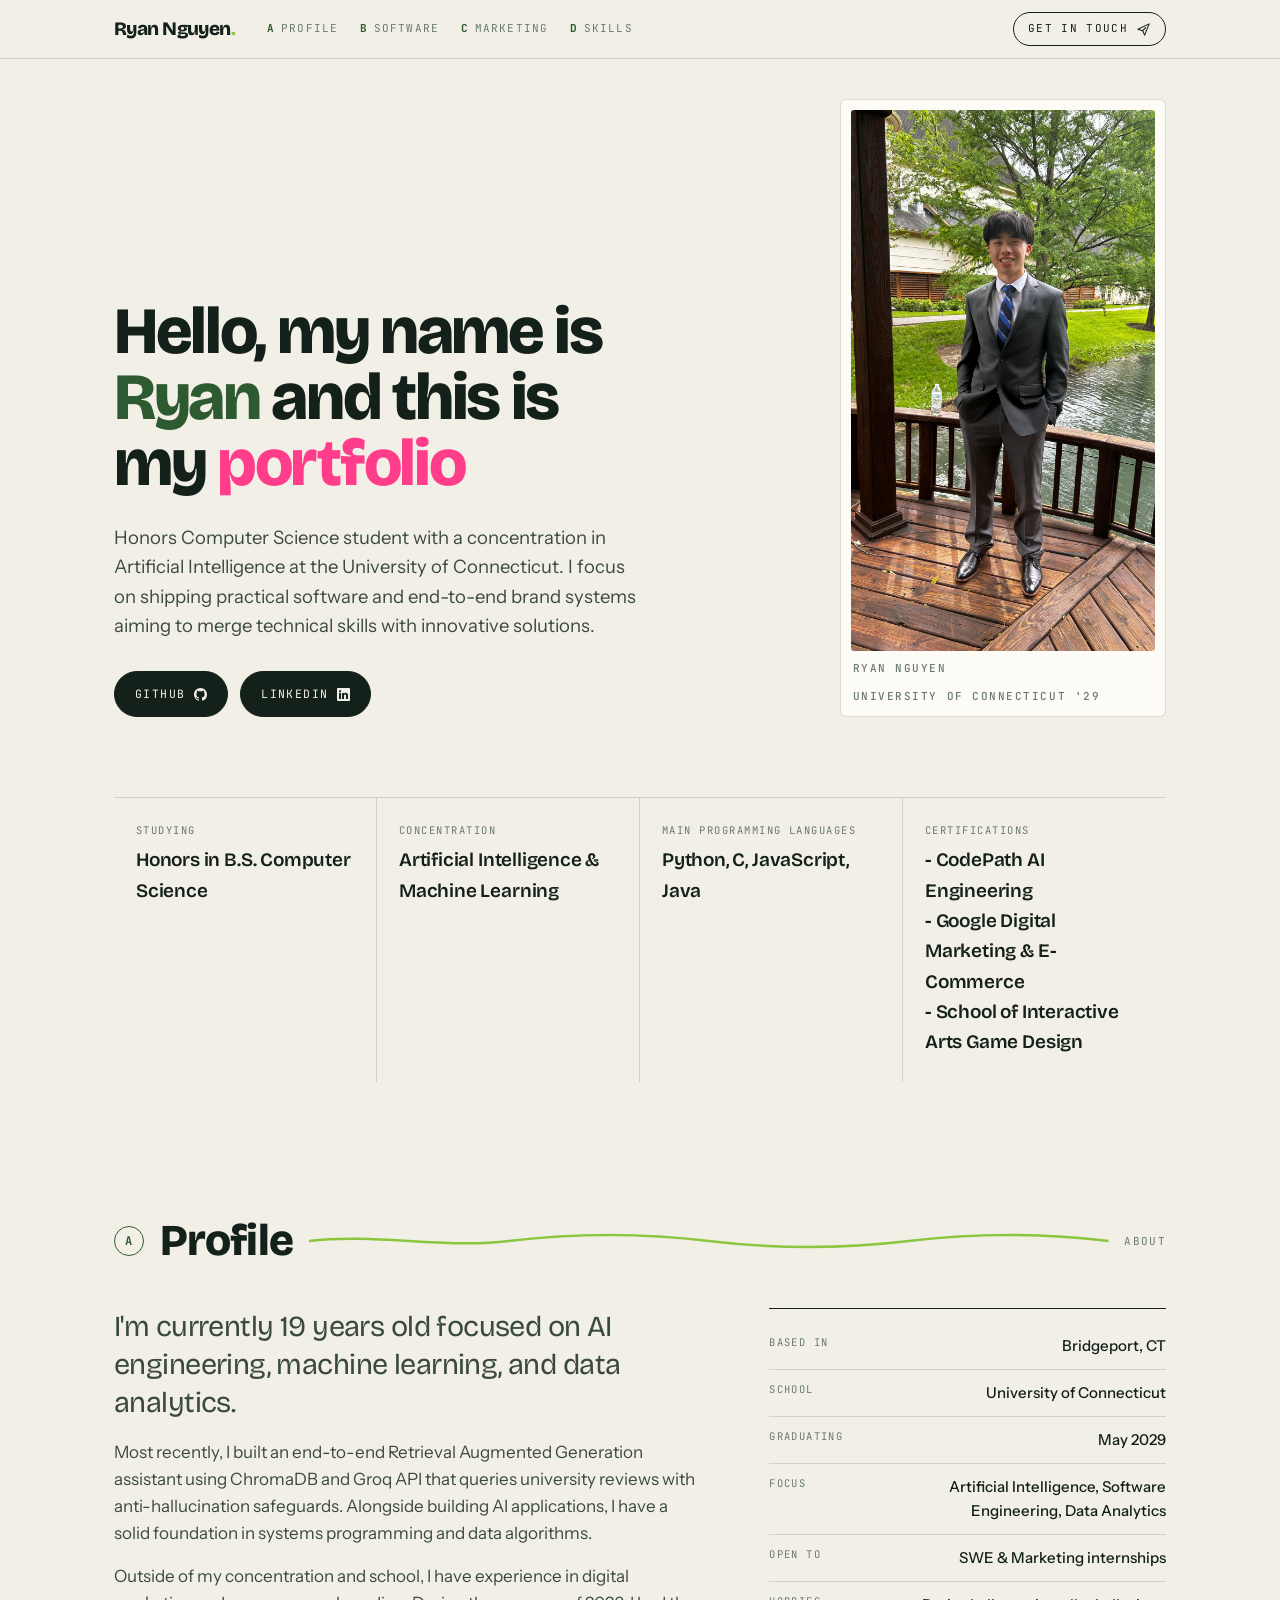
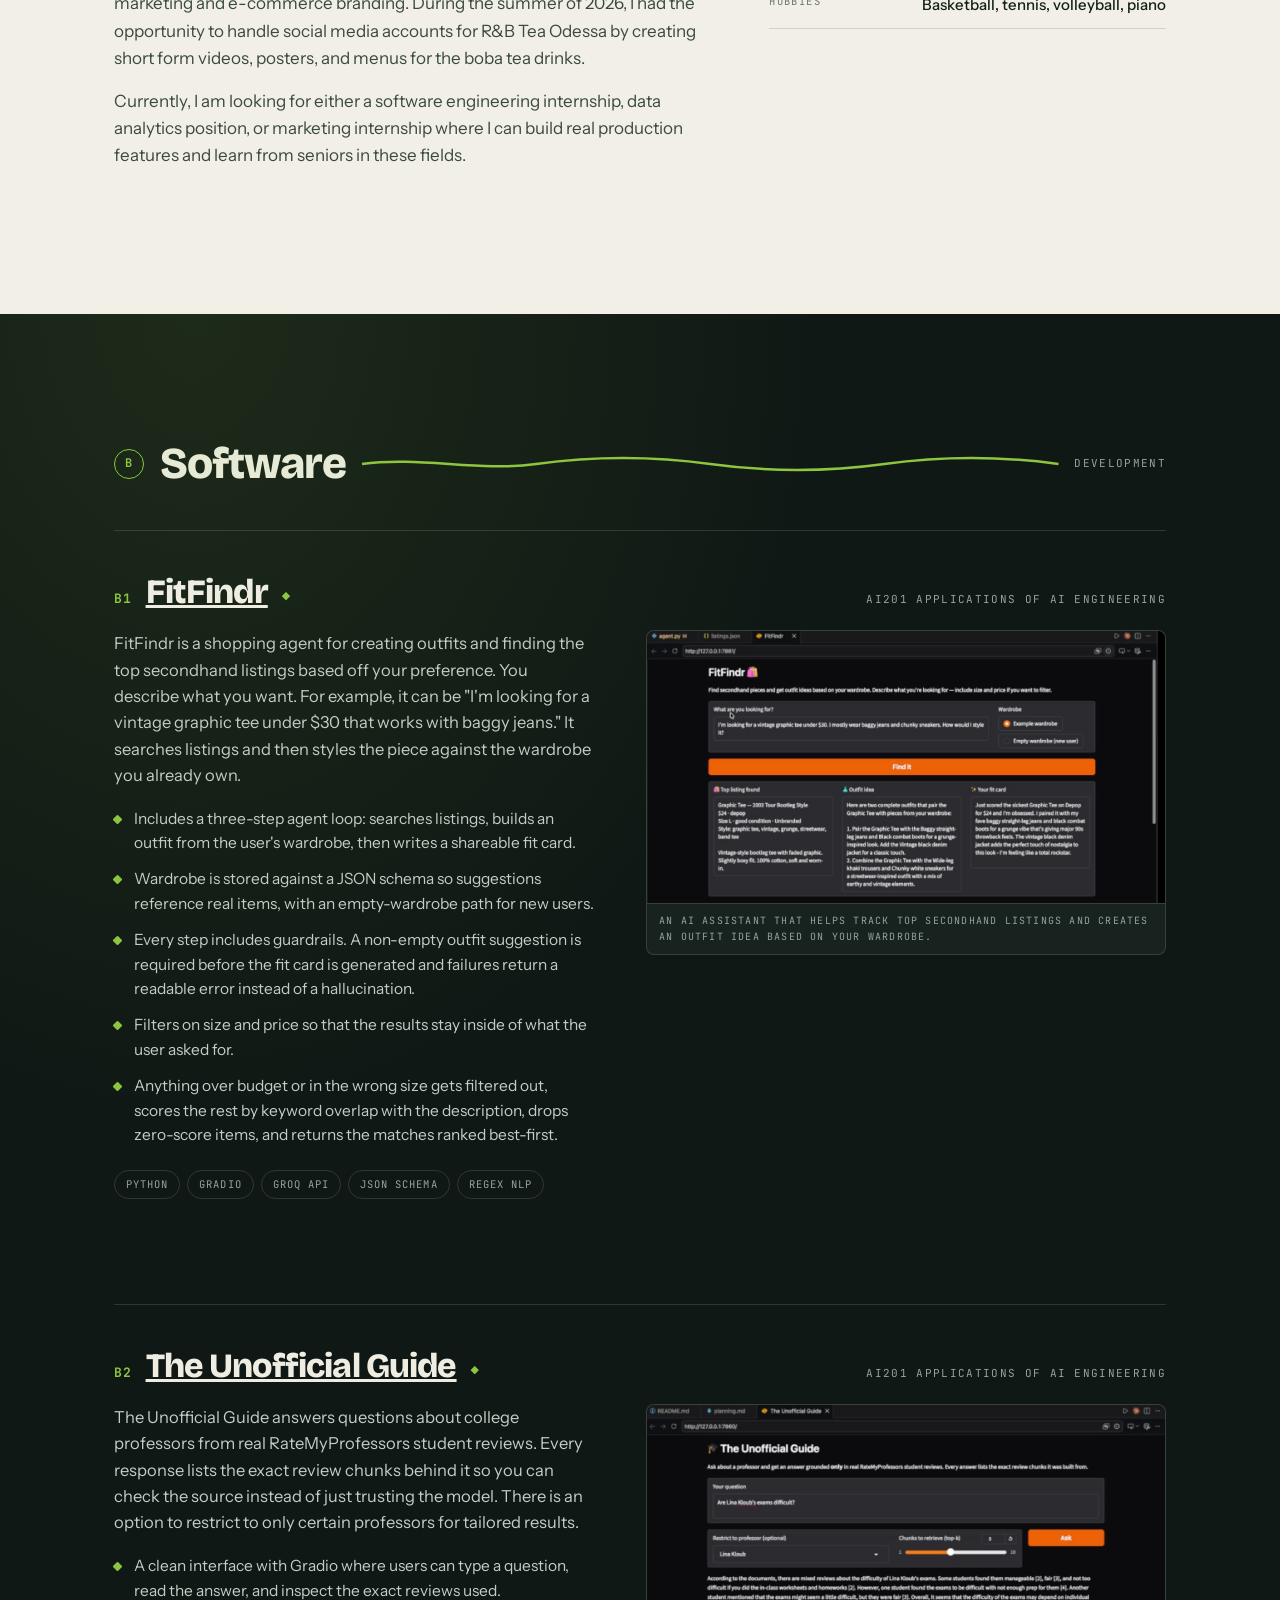
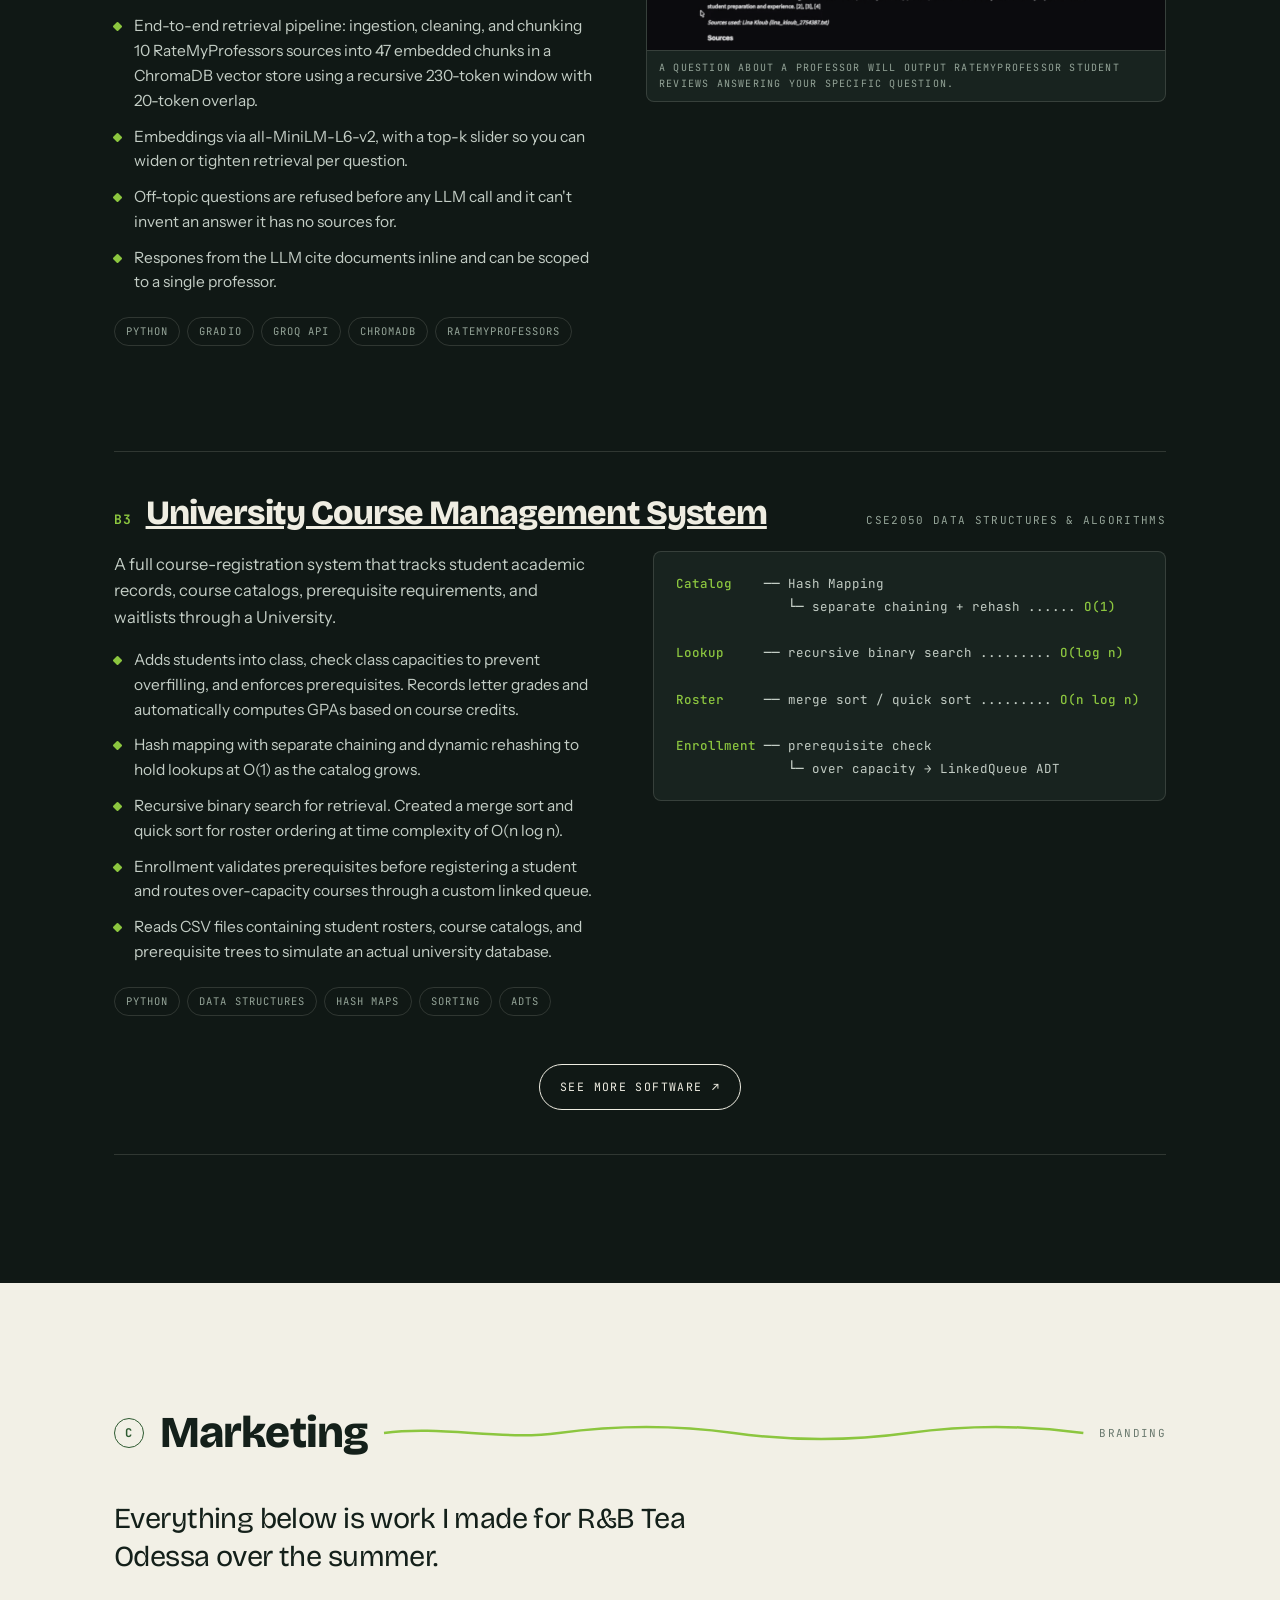
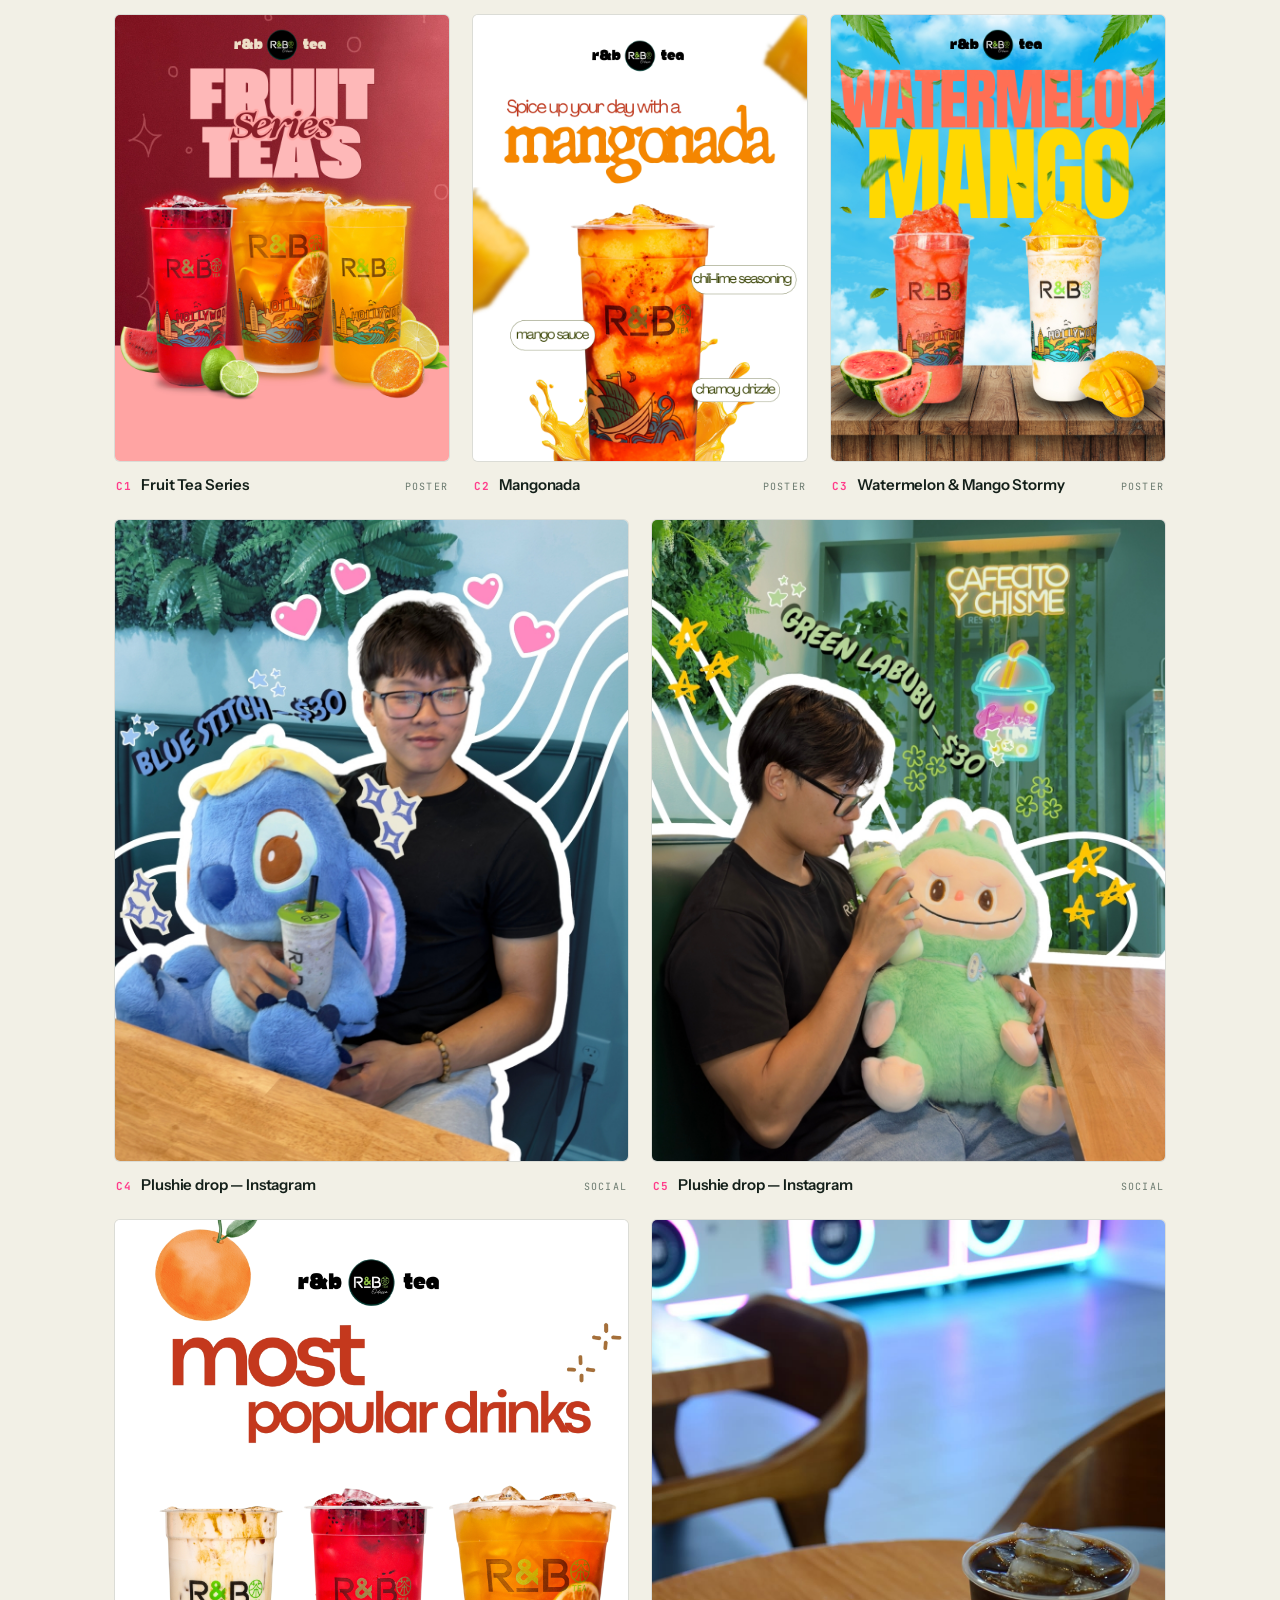
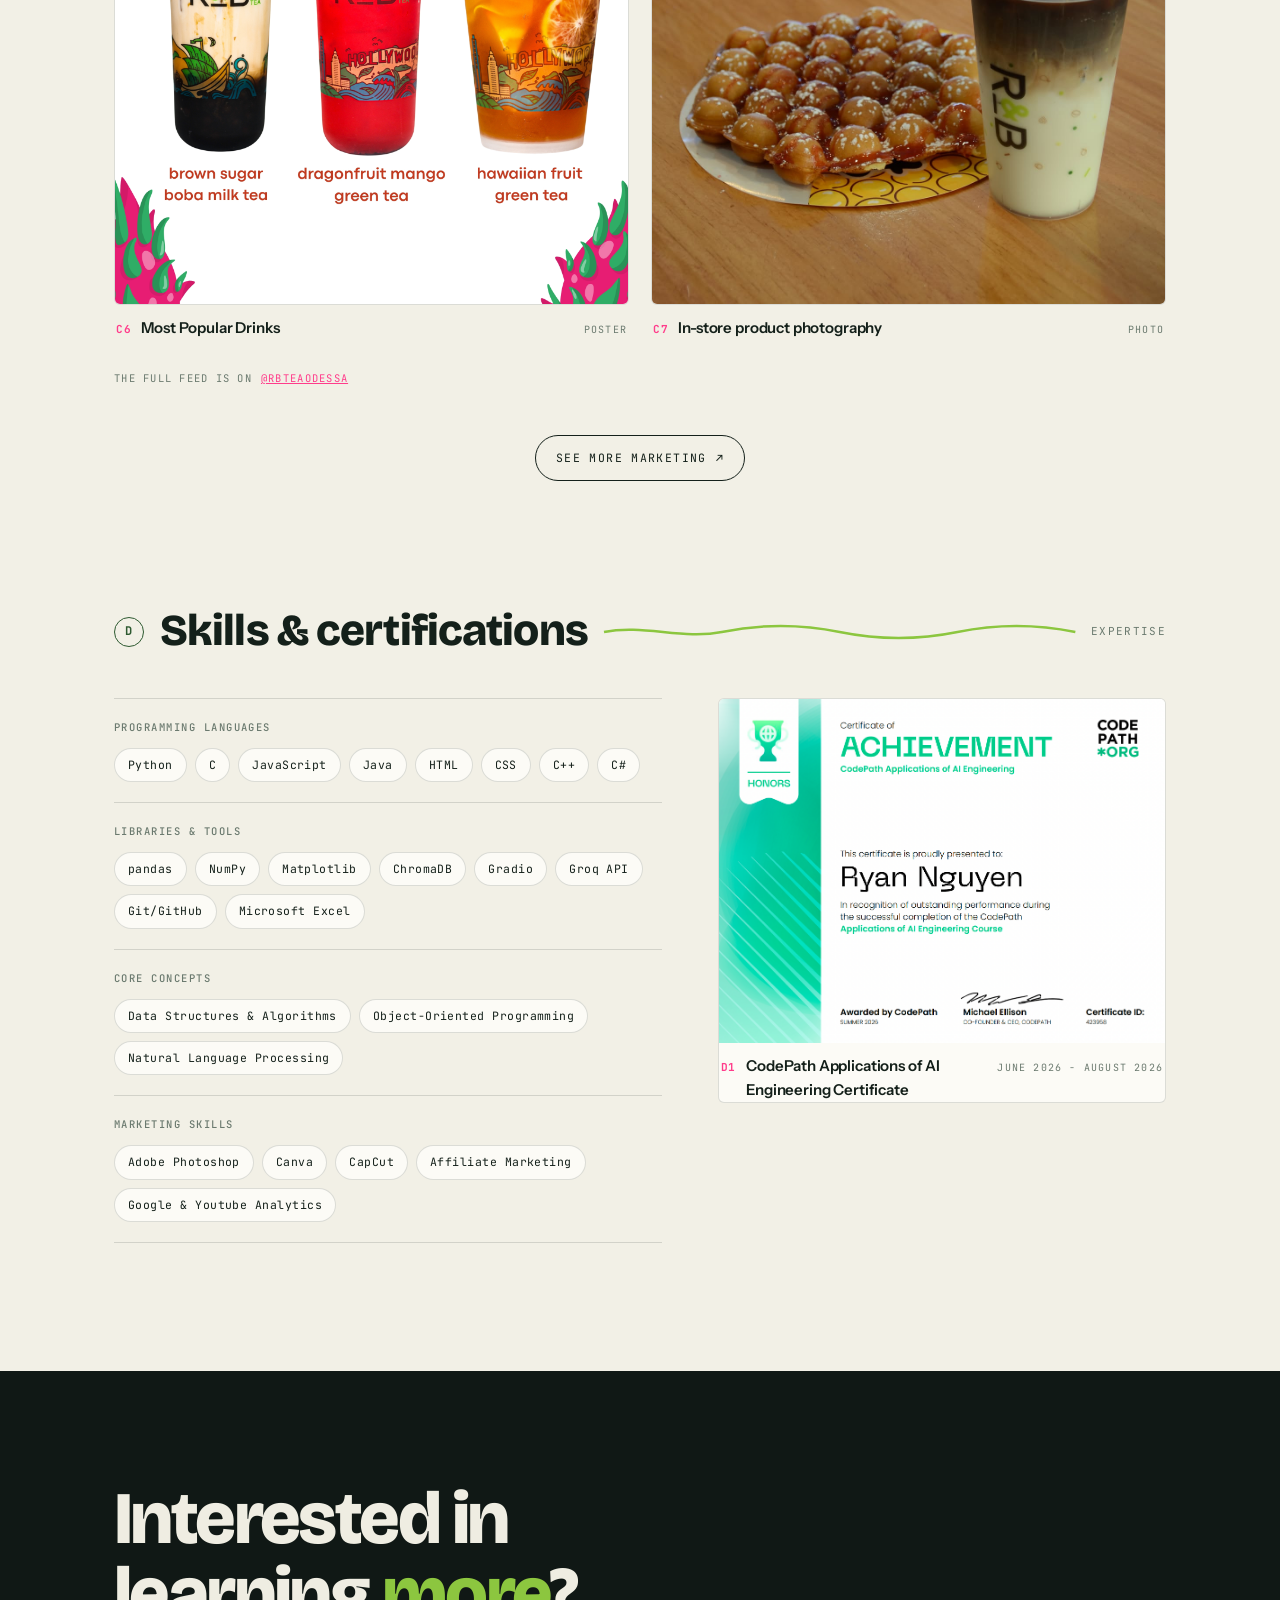
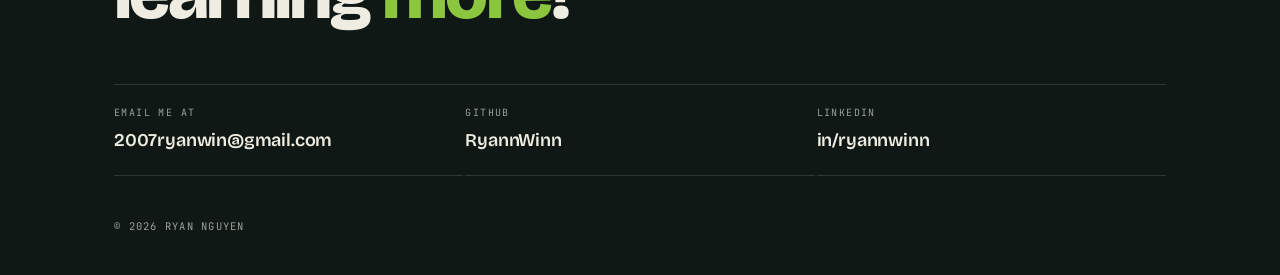
<file: index.html>
<!DOCTYPE html>
<html lang="en">
<head>
<meta charset="utf-8">
<meta name="viewport" content="width=device-width, initial-scale=1">
<title>Ryan Nguyen's Portfolio — Computer Science Student</title>
<meta name="description" content="Ryan Nguyen, a computer science student at the University of Connecticut. Shows Python and AI projects plus social media marketing and advertising work.">
<link rel="preconnect" href="https://fonts.googleapis.com">
<link rel="preconnect" href="https://fonts.gstatic.com" crossorigin>
<link href="https://fonts.googleapis.com/css2?family=Bricolage+Grotesque:opsz,wght@12..96,400;12..96,600;12..96,800&family=Instrument+Sans:wght@400;500;600&family=JetBrains+Mono:wght@400;500;700&display=swap" rel="stylesheet">
<link rel="stylesheet" href="css/styles.css">
</head>
<body>

<nav class="nav" id="nav">
  <div class="nav-in">
    <a href="#top" class="brand">Ryan Nguyen<i>.</i></a>
    <ul class="nav-links" id="navlinks">
      <li><a href="#profile"><b>A</b> Profile</a></li>
      <li><a href="#software"><b>B</b> Software</a></li>
      <li><a href="#marketing"><b>C</b> Marketing</a></li>
      <li><a href="#skills"><b>D</b> Skills</a></li>
    </ul>
    <a class="nav-cta" href="mailto:2007ryanwin@gmail.com">
      <span>Get in touch</span>
      <svg class="paper-plane" viewBox="0 0 24 24" aria-hidden="true">
        <path d="M3 11.5 21 3l-7.2 18-3.2-7.1L3 11.5Z"/>
        <path d="m10.6 13.9 4.8-5"/>
      </svg>
    </a>
  </div>
</nav>

<!-- ================= HERO ================= -->
<header class="hero pl" id="top">
  <div class="wrap">
    <div class="hero-grid">
      <div>
        <h1>
          <span class="ln"><span>Hello, my name is</span></span>
          <span class="ln"><span><em>Ryan</em> and this is</span></span>
          <span class="ln"><span> my <em class="hot">portfolio</em></span></span>
        </h1>
        <p class="hero-sub">Honors Computer Science student with a concentration in Artificial Intelligence at the University of Connecticut. I focus on shipping practical software and end-to-end brand systems aiming to merge technical skills with innovative solutions.</p>
        <div class="hero-cta">
          <a class="btn solid" href="https://github.com/ryannwinn">Github
            <svg xmlns="http://www.w3.org/2000/svg" width="16" height="16" fill="currentColor" class="bi bi-github" viewBox="0 0 16 16">
                <path d="M8 0C3.58 0 0 3.58 0 8c0 3.54 2.29 6.53 5.47 7.59.4.07.55-.17.55-.38 0-.19-.01-.82-.01-1.49-2.01.37-2.53-.49-2.69-.94-.09-.23-.48-.94-.82-1.13-.28-.15-.68-.52-.01-.53.63-.01 1.08.58 1.23.82.72 1.21 1.87.87 2.33.66.07-.52.28-.87.51-1.07-1.78-.2-3.64-.89-3.64-3.95 0-.87.31-1.59.82-2.15-.08-.2-.36-1.02.08-2.12 0 0 .67-.21 2.2.82.64-.18 1.32-.27 2-.27s1.36.09 2 .27c1.53-1.04 2.2-.82 2.2-.82.44 1.1.16 1.92.08 2.12.51.56.82 1.27.82 2.15 0 3.07-1.87 3.75-3.65 3.95.29.25.54.73.54 1.48 0 1.07-.01 1.93-.01 2.2 0 .21.15.46.55.38A8.01 8.01 0 0 0 16 8c0-4.42-3.58-8-8-8"/>
            </svg></a>
          <a class="btn solid" href="https://linkedin.com/in/ryannwinn/">LinkedIn
            <svg xmlns="http://www.w3.org/2000/svg" width="16" height="16" fill="currentColor" class="bi bi-linkedin" viewBox="0 0 16 16">
                <path d="M0 1.146C0 .513.526 0 1.175 0h13.65C15.474 0 16 .513 16 1.146v13.708c0 .633-.526 1.146-1.175 1.146H1.175C.526 16 0 15.487 0 14.854zm4.943 12.248V6.169H2.542v7.225zm-1.2-8.212c.837 0 1.358-.554 1.358-1.248-.015-.709-.52-1.248-1.342-1.248S2.4 3.226 2.4 3.934c0 .694.521 1.248 1.327 1.248zm4.908 8.212V9.359c0-.216.016-.432.08-.586.173-.431.568-.878 1.232-.878.869 0 1.216.662 1.216 1.634v3.865h2.401V9.25c0-2.22-1.184-3.252-2.764-3.252-1.274 0-1.845.7-2.165 1.193v.025h-.016l.016-.025V6.169h-2.4c.03.678 0 7.225 0 7.225z"/>
            </svg></a>
        </div>
      </div>
      <div class="portrait">
        <figure>
          <img src="images/Linkedin profile.jpg" alt="Portrait of Ryan Nguyen">
          <figcaption class="mono"><span>Ryan Nguyen</span></figcaption>
          <figcaption class="mono"><span>University of Connecticut '29</span></figcaption>
        </figure>
      </div>
    </div>
    <dl class="hero-stats">
      <div><dt>Studying</dt><dd>Honors in B.S. Computer Science</dd></div>
      <div><dt>Concentration</dt><dd>Artificial Intelligence & Machine Learning</dd></div>
      <div><dt>Main Programming Languages</dt><dd>Python, C, JavaScript, Java</dd></div>
      <div><dt>Certifications</dt><dd>- CodePath AI Engineering<br>- Google Digital Marketing & E-Commerce</br>- School of Interactive Arts Game Design</dd></div>
    </dl>
  </div>
</header>

<!-- ================= A. PROFILE ================= -->
<section class="sec" id="profile">
  <div class="wrap">
    <div class="sec-head rv">
      <span class="sec-code">A</span>
      <h2>Profile</h2>
      <svg class="squiggle" viewBox="0 0 300 20" preserveAspectRatio="none"><path d="M0,10 C25,2 50,18 75,10 S125,2 150,10 S200,18 225,10 S275,2 300,10"/></svg>
      <span class="sec-note">About</span>
    </div>
    <div class="about-grid">
      <div class="rv">
        <p class="lede">I'm currently 19 years old focused on AI engineering, machine learning, and data analytics.</p>
        <p>Most recently, I built an end-to-end Retrieval Augmented Generation assistant using ChromaDB and Groq API that queries university reviews with anti-hallucination safeguards. Alongside building AI applications, I have a solid foundation in systems programming and data algorithms.</p>
        <p>Outside of my concentration and school, I have experience in digital marketing and e-commerce branding. During the summer of 2026, I had the opportunity to handle social media accounts for R&B Tea Odessa by creating short form videos, posters, and menus for the boba tea drinks.</p>
        <p>Currently, I am looking for either a software engineering internship, data analytics position, or marketing internship where I can build real production features and learn from seniors in these fields.</p>
      </div>
      <div class="facts rv">
        <dl>
          <dt>Based in</dt><dd>Bridgeport, CT</dd>
          <dt>School</dt><dd>University of Connecticut</dd>
          <dt>Graduating</dt><dd>May 2029</dd>
          <dt>Focus</dt><dd>Artificial Intelligence, Software Engineering, Data Analytics</dd>
          <dt>Open to</dt><dd>SWE & Marketing internships</dd>
          <dt>Hobbies</dt><dd>Basketball, tennis, volleyball, piano</dd>
        </dl>
      </div>
    </div>
  </div>
</section>

<!-- ================= B. SOFTWARE ================= -->

<section class="sec band" id="software">
  <div class="wrap">
    <div class="sec-head rv">
      <span class="sec-code">B</span>
      <h2>Software</h2>
      <svg class="squiggle" viewBox="0 0 300 20" preserveAspectRatio="none"><path d="M0,10 C25,2 50,18 75,10 S125,2 150,10 S200,18 225,10 S275,2 300,10"/></svg>
      <span class="sec-note">Development</span>
    </div>

    <article class="proj rv">
      <div class="proj-head">
        <span class="code">B1</span>
        <h3><a href="https://github.com/RyannWinn/ai201-project2-fitfindr-starter">FitFindr</a></h3>
        <span class="star">◆</span>
        <span class="proj-meta">AI201 Applications of AI Engineering</span>
      </div>
      <div class="proj-body">
        <div>
          <p>FitFindr is a shopping agent for creating outfits and finding the top secondhand listings based off your preference. You describe what you want. For example, it can be "I'm looking for a vintage graphic tee under $30 that works with baggy jeans." It searches listings and then styles the piece against the wardrobe you already own.</p>
          <ul class="bul">
            <li>Includes a three-step agent loop: searches listings, builds an outfit from the user's wardrobe, then writes a shareable fit card.</li>
            <li>Wardrobe is stored against a JSON schema so suggestions reference real items, with an empty-wardrobe path for new users.</li>
            <li>Every step includes guardrails. A non-empty outfit suggestion is required before the fit card is generated and failures return a readable error instead of a hallucination.</li>
            <li>Filters on size and price so that the results stay inside of what the user asked for.</li>
            <li>Anything over budget or in the wrong size gets filtered out, scores the rest by keyword overlap with the description, drops zero-score items, and returns the matches ranked best-first.</li>
          </ul>
          <div class="tags"><span class="tag">Python</span><span class="tag">Gradio</span><span class="tag">Groq API</span><span class="tag">JSON schema</span><span class="tag">Regex NLP</span></div>
        </div>
        <div class="shots">
          <figure class="shot" data-zoom><img src="images/Screenshot 2026-09-08 at 6.12.42 PM.png" alt="FitFindr with basic functions of queries and responses" loading="lazy"><figcaption>An AI assistant that helps track top secondhand listings and creates an outfit idea based on your wardrobe.</figcaption></figure>
          <iframe
            width="520"
            height="293"
            src="https://youtube.com/embed/zINR6TO8lb4"
            title="Demo Video of FitFindr"
            frameborder="0"
            allow="accelerometer; autoplay; clipboard-write; encrypted-media; gyroscope; picture-in-picture; web-share"
            referrerpolicy="strict-origin-when-cross-origin"
            allowfullscreen>
          </iframe>
        </div>
      </div>
    </article>

    <article class="proj rv">
      <div class="proj-head">
        <span class="code">B2</span>
        <h3><a href="https://github.com/RyannWinn/ai201-project1-unofficial-guide-starter">The Unofficial Guide</a></h3>
        <span class="star">◆</span>
        <span class="proj-meta">AI201 Applications of AI Engineering</span>
      </div>
      <div class="proj-body">
        <div>
          <p>The Unofficial Guide answers questions about college professors from real RateMyProfessors student reviews. Every response lists the exact review chunks behind it so you can check the source instead of just trusting the model. There is an option to restrict to only certain professors for tailored results.</p>
          <ul class="bul">
            <li>A clean interface with Gradio where users can type a question, read the answer, and inspect the exact reviews used.</li>
            <li>End-to-end retrieval pipeline: ingestion, cleaning, and chunking 10 RateMyProfessors sources into 47 embedded chunks in a ChromaDB vector store using a recursive 230-token window with 20-token overlap.</li>
            <li>Embeddings via all-MiniLM-L6-v2, with a top-k slider so you can widen or tighten retrieval per question.</li>
            <li>Off-topic questions are refused before any LLM call and it can't invent an answer it has no sources for.</li>
            <li>Respones from the LLM cite documents inline and can be scoped to a single professor.</li>
          </ul>
          <div class="tags"><span class="tag">Python</span><span class="tag">Gradio</span><span class="tag">Groq API</span><span class="tag">ChromaDB</span><span class="tag">RateMyProfessors</span></div>
        </div>
        <div class="shots">
          <figure class="shot" data-zoom><img src="images/Screenshot 2026-09-08 at 6.13.14 PM.png" alt="The Unofficial Guide interface with a question box and retrieval controls" loading="lazy"><figcaption>A question about a professor will output RateMyProfessor student reviews answering your specific question.</figcaption></figure>
          <iframe
            width="520"
            height="293"
            src="https://youtube.com/embed/5kVatQw4b7c"
            title="Demo Video of Rate My Professor AI"
            frameborder="0"
            allow="accelerometer; autoplay; clipboard-write; encrypted-media; gyroscope; picture-in-picture; web-share"
            referrerpolicy="strict-origin-when-cross-origin"
            allowfullscreen>
          </iframe>
        </div>
      </div>
    </article>

    <article class="proj rv">
      <div class="proj-head">
        <span class="code">B3</span>
        <h3><a href="https://github.com/K3iye/Milestone-3-collaboration">University Course Management System</a></h3>
        <span class="proj-meta">CSE2050 Data Structures & Algorithms</span>
      </div>
      <div class="proj-body">
        <div>
          <p>A full course-registration system that tracks student academic records, course catalogs, prerequisite requirements, and waitlists through a University.</p>
          <ul class="bul">
            <li>Adds students into class, check class capacities to prevent overfilling, and enforces prerequisites. Records letter grades and automatically computes GPAs based on course credits.</li>
            <li>Hash mapping with separate chaining and dynamic rehashing to hold lookups at O(1) as the catalog grows.</li>
            <li>Recursive binary search for retrieval. Created a merge sort and quick sort for roster ordering at time complexity of O(n log n).</li>
            <li>Enrollment validates prerequisites before registering a student and routes over-capacity courses through a custom linked queue.</li>
            <li>Reads CSV files containing student rosters, course catalogs, and prerequisite trees to simulate an actual university database.</li>
            
          </ul>
          <div class="tags"><span class="tag">Python</span><span class="tag">Data Structures</span><span class="tag">Hash Maps</span><span class="tag">Sorting</span><span class="tag">ADTs</span></div>
        </div>
        <pre class="diagram"><b>Catalog</b>    ── Hash Mapping
              └─ separate chaining + rehash ...... <b>O(1)</b>

<b>Lookup</b>     ── recursive binary search ......... <b>O(log n)</b>

<b>Roster</b>     ── merge sort / quick sort ......... <b>O(n log n)</b>

<b>Enrollment</b> ── prerequisite check
              └─ over capacity → LinkedQueue ADT</pre>
      </div>
  <div class="section-more rv">
    <a class="btn ghost" href="software.html">
      See more software
    <span aria-hidden="true">↗</span>
    </a>
  </div>
    </article>
  </div>
</section>

<!-- ================= C. BRAND ================= -->
<section class="sec" id="marketing">
  <div class="wrap">
    <div class="sec-head rv">
      <span class="sec-code">C</span>
      <h2>Marketing</h2>
      <svg class="squiggle" viewBox="0 0 300 20" preserveAspectRatio="none"><path d="M0,10 C25,2 50,18 75,10 S125,2 150,10 S200,18 225,10 S275,2 300,10"/></svg>
      <span class="sec-note">Branding</span>
    </div>
    <p class="lede rv" style="max-width:34ch;margin-bottom:38px">Everything below is work I made for R&amp;B Tea Odessa over the summer.</p>

    <div class="gal">
      <figure class="item rv" data-zoom>
        <div class="frame"><img src="images/2.jpg"></div>
        <figcaption class="cap"><span class="c">C1</span><span class="t">Fruit Tea Series</span><span class="m">Poster</span></figcaption>
      </figure>

      <figure class="item rv" data-zoom>
        <div class="frame"><img src="images/R&B Tea ODESSA posters (2).jpg"></div>
        <figcaption class="cap"><span class="c">C2</span><span class="t">Mangonada</span><span class="m">Poster</span></figcaption>
      </figure>

      <figure class="item rv" data-zoom>
        <div class="frame"><img src="images/1.jpg"></div>
        <figcaption class="cap"><span class="c">C3</span><span class="t">Watermelon & Mango Stormy</span><span class="m">Poster</span></figcaption>
      </figure>

      <figure class="item half rv" data-zoom>
        <div class="frame"><img src="images/Plushies Promotion (1).jpg"></div>
        <figcaption class="cap"><span class="c">C4</span><span class="t">Plushie drop — Instagram</span><span class="m">Social</span></figcaption>
      </figure>

      <figure class="item half rv" data-zoom>
        <div class="frame"><img src="images/Plushies Promotion (2).jpg"></div>
        <figcaption class="cap"><span class="c">C5</span><span class="t">Plushie drop — Instagram</span><span class="m">Social</span></figcaption>
      </figure>

      <figure class="item half rv" data-zoom>
        <div class="frame"><img src="images/most popular drinks.jpg"></div>
        <figcaption class="cap"><span class="c">C6</span><span class="t">Most Popular Drinks</span><span class="m">Poster</span></figcaption>
      </figure>

      <figure class="item half rv" data-zoom>
        <div class="frame"><img src="images/Meet you at R&B Tea 💚Monday-Saturday- 10-30 AM - 9-00 PMSundays- 10-00 AM - 8-30 PMFeaturing- S.jpg"></div>
        <figcaption class="cap"><span class="c">C7</span><span class="t">In-store product photography</span><span class="m">Photo</span></figcaption>
      </figure>
    </div>

    <p class="legend rv">The full feed is on <a href="https://www.instagram.com/rbteaodessa" target="_blank" rel="noopener" style="color:var(--hot)">@rbteaodessa</a></p>
  </div>
  <div class="section-more rv">
  <a class="btn ghost" href="marketing.html">
    See more marketing
    <span aria-hidden="true">↗</span>
  </a>
</div>
</section>

<!-- ================= D. SKILLS ================= -->
<section class="sec" id="skills" style="padding-top:0">
  <div class="wrap">
    <div class="sec-head rv">
      <span class="sec-code">D</span>
      <h2>Skills &amp; certifications</h2>
      <svg class="squiggle" viewBox="0 0 300 20" preserveAspectRatio="none"><path d="M0,10 C25,2 50,18 75,10 S125,2 150,10 S200,18 225,10 S275,2 300,10"/></svg>
      <span class="sec-note">Expertise</span>
    </div>
    <div class="skill-grid">
      <div class="rv">
        <div class="srow">
          <h4>Programming Languages</h4>
          <div class="chips"><span class="chip">Python</span><span class="chip">C</span><span class="chip">JavaScript</span><span class="chip">Java</span><span class="chip">HTML</span><span class="chip">CSS</span><span class="chip">C++</span><span class="chip">C#</span></div>
        </div>
        <div class="srow">
          <h4>Libraries &amp; tools</h4>
          <div class="chips"><span class="chip">pandas</span><span class="chip">NumPy</span><span class="chip">Matplotlib</span><span class="chip">ChromaDB</span><span class="chip">Gradio</span><span class="chip">Groq API</span><span class="chip">Git/GitHub</span><span class="chip">Microsoft Excel</span></div>
        </div>
        <div class="srow">
          <h4>Core Concepts</h4>
          <div class="chips"><span class="chip">Data Structures & Algorithms</span><span class="chip">Object-Oriented Programming</span><span class="chip">Natural Language Processing</span></div>
        </div>
        <div class="srow">
          <h4>Marketing Skills</h4>
          <div class="chips"><span class="chip">Adobe Photoshop</span><span class="chip">Canva</span><span class="chip">CapCut</span><span class="chip">Affiliate Marketing</span><span class="chip">Google & Youtube Analytics</span></div>
        </div>
      </div>
      <figure class="cert rv" data-zoom>
        <div class="frame"><img src="images/Screenshot 2026-09-08 at 3.31.09 PM.png" alt="Certificate of AI Engineering">
        <figcaption class="cap"><span class="c">D1</span><span class="t">CodePath Applications of AI Engineering Certificate</span><span class="m">June 2026 - August 2026</span></figcaption>
      </figure>
    </div>
  </div>
</section>

<!-- ================= FOOTER ================= -->
<footer class="foot" id="contact">
  <div class="wrap">
    <h2 class="rv">Interested in learning <em>more</em>?</h2>
    <div class="foot-links rv">
      <a href="mailto:2007ryanwin@gmail.com"><small>Email me at</small><b>2007ryanwin@gmail.com</b></a>
      <a href="https://github.com/ryannwinn" target="_blank" rel="noopener"><small>GitHub</small><b>RyannWinn</b></a>
      <a href="https://linkedin.com/in/ryannwinn/" target="_blank" rel="noopener"><small>LinkedIn</small><b>in/ryannwinn</b></a>
    </div>
    <div class="foot-bot">
      <span>© 2026 Ryan Nguyen</span>
    </div>
  </div>
</footer>

<div class="lb" id="lb" role="dialog" aria-modal="true" aria-label="Enlarged image">
  <button class="lb-close" id="lbclose">Close ✕</button>
  <img id="lbimg" alt="">
</div>

<script src="js/script.js"></script>
</body>
</html>
</file>
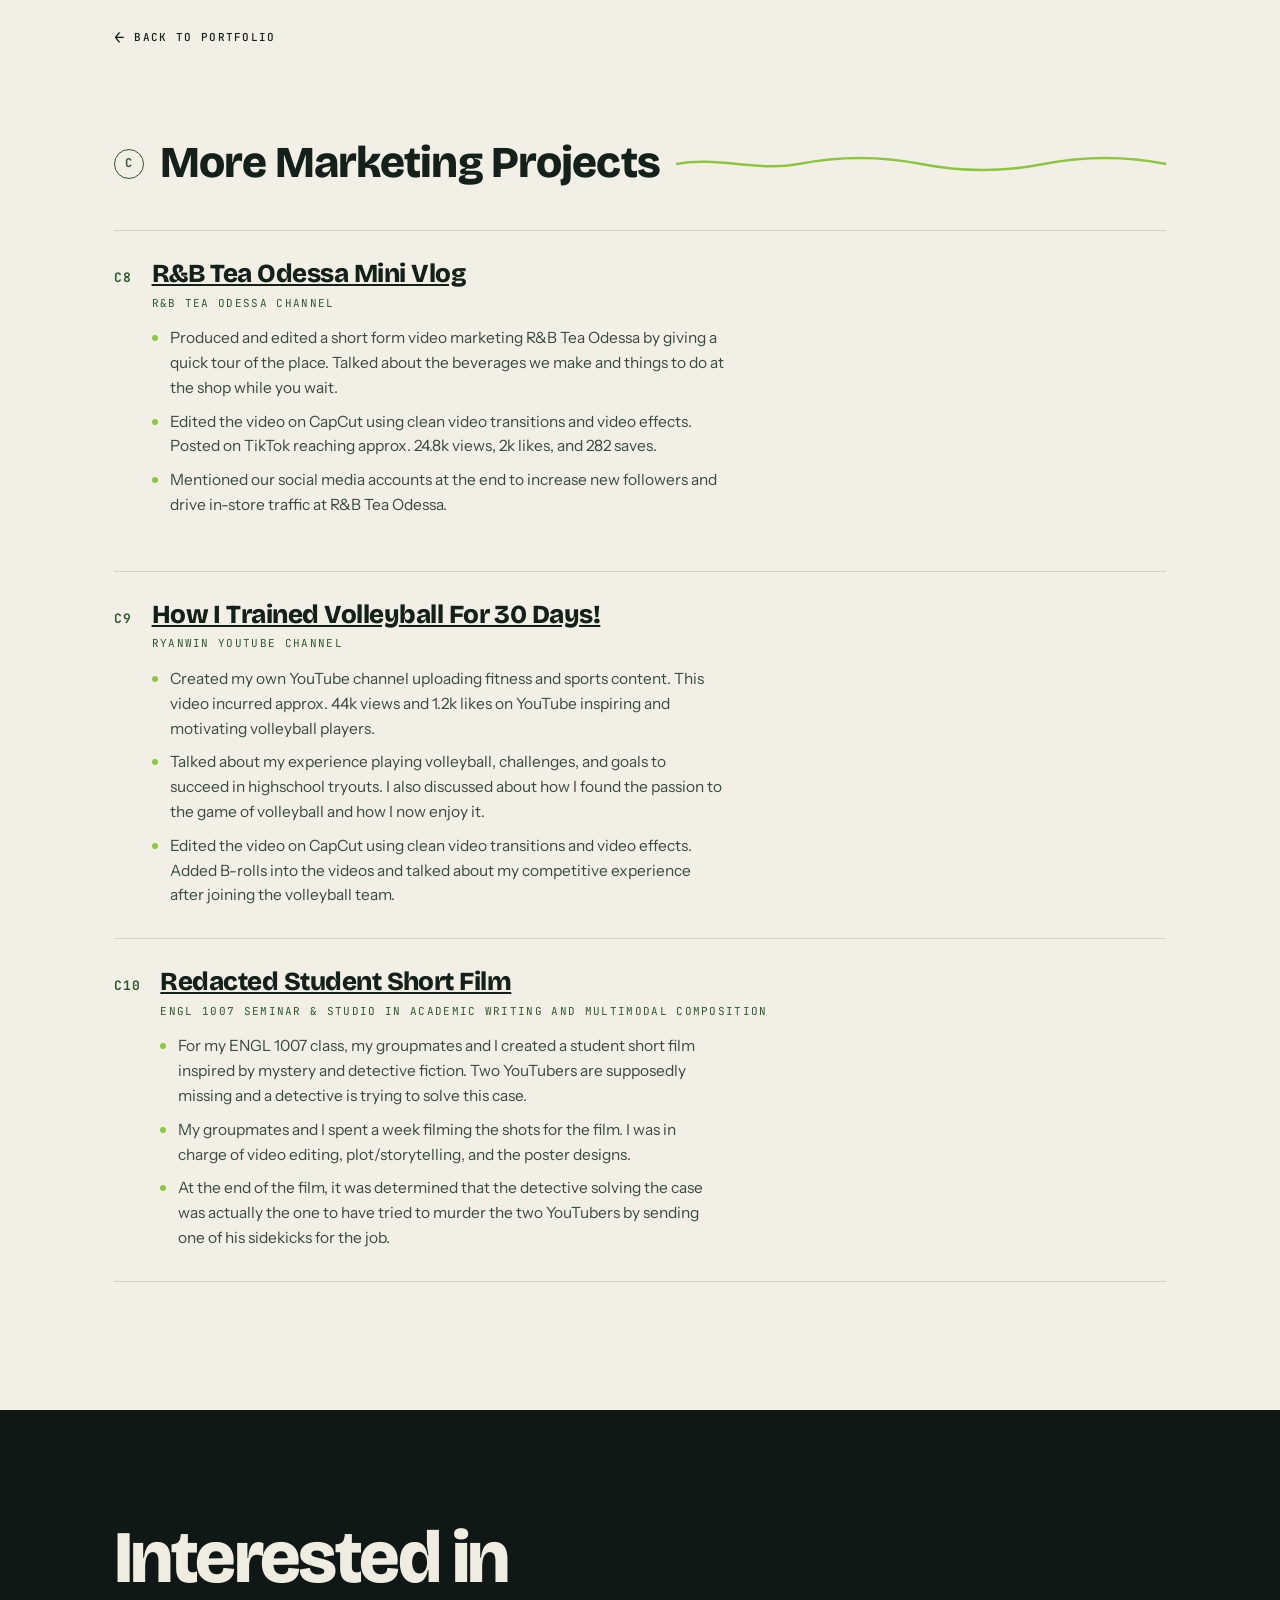
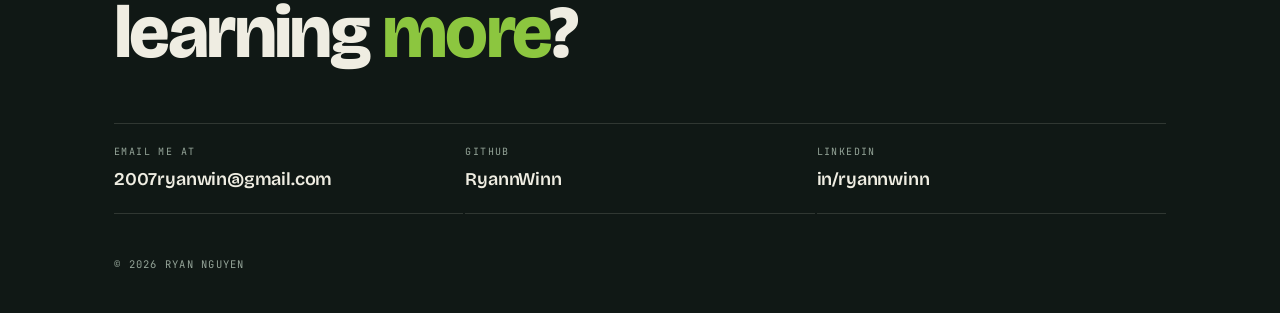
<file: marketing.html>
<!DOCTYPE html>
<html lang="en">
<head>
<meta charset="utf-8">
<meta name="viewport" content="width=device-width, initial-scale=1">
<title>Ryan Nguyen's Portfolio — Computer Science Student</title>
<meta name="description" content="Ryan Nguyen, a computer science student at the University of Connecticut. Shows Python and AI projects plus social media marketing and advertising work.">
<link rel="preconnect" href="https://fonts.googleapis.com">
<link rel="preconnect" href="https://fonts.gstatic.com" crossorigin>
<link href="https://fonts.googleapis.com/css2?family=Bricolage+Grotesque:opsz,wght@12..96,400;12..96,600;12..96,800&family=Instrument+Sans:wght@400;500;600&family=JetBrains+Mono:wght@400;500;700&display=swap" rel="stylesheet">
<link rel="stylesheet" href="css/styles.css">
</head>
<body>
<header class="subpage-nav">
  <div class="wrap">
    <a class="back-link" href="index.html">
      <span aria-hidden="true">←</span>
      Back to portfolio
    </a>
  </div>
</header>

<!-- ================= EXPERIENCE ================= -->
<section class="sec" id="experience">
  <div class="wrap">
    <div class="sec-head rv">
      <span class="sec-code">C</span>
      <h2>More Marketing Projects</h2>
      <svg class="squiggle" viewBox="0 0 300 20" preserveAspectRatio="none"><path d="M0,10 C25,2 50,18 75,10 S125,2 150,10 S200,18 225,10 S275,2 300,10"/></svg>
    </div>
    <article class="job rv">
      <span class="code">C8</span>
      <div>
        <h3><a href="https://www.youtube.com/shorts/x-PvJcR8nqw">R&B Tea Odessa Mini Vlog</a></h3>
    <p class="org">R&B Tea Odessa Channel</p>
    <div class="takemeter-content">
      <ul>
        <li>
          Produced and edited a short form video marketing R&B Tea Odessa by giving a
          quick tour of the place. Talked about the beverages we make and things to do
          at the shop while you wait.
        </li>
        <li>
          Edited the video on CapCut using clean video transitions and video effects. 
          Posted on TikTok reaching approx. 24.8k views, 2k likes, and 282 saves.
        </li>
        <li>
          Mentioned our social media accounts at the end to increase new followers
          and drive in-store traffic at R&B Tea Odessa.
        </li>
      </ul>
      <iframe
  src="https://www.youtube.com/embed/x-PvJcR8nqw"
  title="R&B Tea Odessa Mini Vlog"
  allow="accelerometer; autoplay; clipboard-write; encrypted-media; gyroscope; picture-in-picture; web-share"
  referrerpolicy="strict-origin-when-cross-origin"
  allowfullscreen>
</iframe>
    </div>
  </div>
</article>

 <article class="job rv">
      <span class="code">C9</span>
      <div>
        <h3><a href="https://www.youtube.com/watch?v=OZZ9xUirNGo&t=13s">How I Trained Volleyball For 30 Days!</a></h3>
    <p class="org">RyanWin YouTube Channel</p>
    <div class="takemeter-content">
      <ul>
        <li>
          Created my own YouTube channel uploading fitness and sports content. This video incurred approx. 44k views and
          1.2k likes on YouTube inspiring and motivating volleyball players.
        </li>
        <li>
          Talked about my experience playing volleyball, challenges, and goals to succeed in highschool tryouts. I also
          discussed about how I found the passion to the game of volleyball and how I now enjoy it.
        </li>
        <li>
          Edited the video on CapCut using clean video transitions and video effects. Added B-rolls
          into the videos and talked about my competitive experience after joining the volleyball team.
        </li>
      </ul>
      <iframe
  src="https://www.youtube.com/embed/OZZ9xUirNGo?start=13"
  title="Volleyball video"
  allow="accelerometer; autoplay; clipboard-write; encrypted-media; gyroscope; picture-in-picture; web-share"
  referrerpolicy="strict-origin-when-cross-origin"
  allowfullscreen>
</iframe>
    </div>
  </div>
</article>

<article class="job rv">
      <span class="code">C10</span>
      <div>
        <h3><a href="https://www.youtube.com/watch?v=vr95pPvYW64">Redacted Student Short Film</a></h3>
    <p class="org">ENGL 1007 Seminar & Studio in Academic Writing and Multimodal Composition</p>
    <div class="takemeter-content">
      <ul>
        <li>
          For my ENGL 1007 class, my groupmates and I created a student short film inspired
          by mystery and detective fiction. Two YouTubers are supposedly missing and a detective
          is trying to solve this case.
        </li>
        <li>
          My groupmates and I spent a week filming the shots for the film. I was in charge of video editing,
          plot/storytelling, and the poster designs. 
        </li>
        <li>
          At the end of the film, it was determined that the detective solving the case was actually
          the one to have tried to murder the two YouTubers by sending one of his sidekicks for the job.
        </li>
      </ul>
      <iframe
        src="https://youtube.com/embed/vr95pPvYW64"
        title="Redacted student short film"
        allow="accelerometer; autoplay; clipboard-write; encrypted-media; gyroscope; picture-in-picture; web-share"
        referrerpolicy="strict-origin-when-cross-origin"
        allowfullscreen>
      </iframe>
    </div>
  </div>
</article>
</section>

<!-- ================= FOOTER ================= -->
<footer class="foot" id="contact">
  <div class="wrap">
    <h2 class="rv">Interested in learning <em>more</em>?</h2>
    <div class="foot-links rv">
      <a href="mailto:2007ryanwin@gmail.com"><small>Email me at</small><b>2007ryanwin@gmail.com</b></a>
      <a href="https://github.com/ryannwinn" target="_blank" rel="noopener"><small>GitHub</small><b>RyannWinn</b></a>
      <a href="https://linkedin.com/in/ryannwinn/" target="_blank" rel="noopener"><small>LinkedIn</small><b>in/ryannwinn</b></a>
    </div>
    <div class="foot-bot">
      <span>© 2026 Ryan Nguyen</span>
    </div>
  </div>
</footer>

<div class="lb" id="lb" role="dialog" aria-modal="true" aria-label="Enlarged image">
  <button class="lb-close" id="lbclose">Close ✕</button>
  <img id="lbimg" alt="">
</div>

<script src="js/script.js"></script>
</body>
</html>
</file>
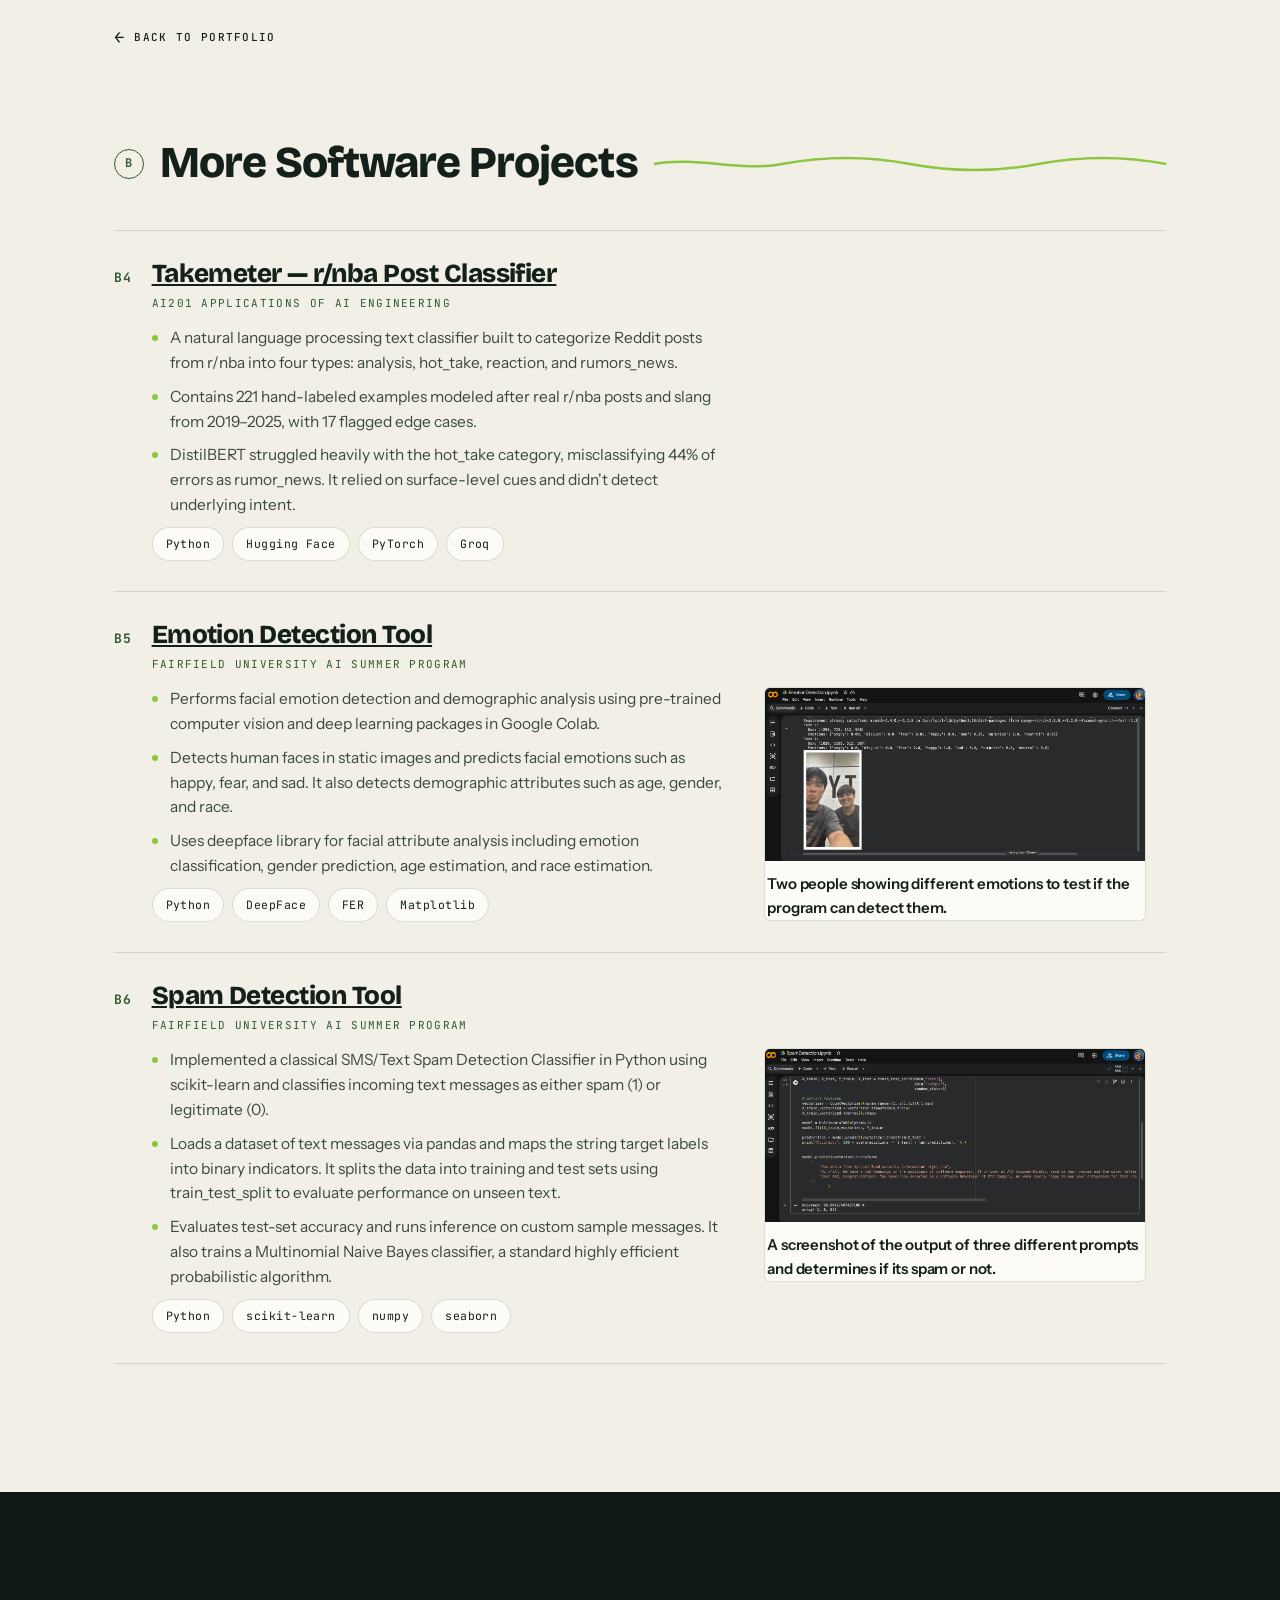
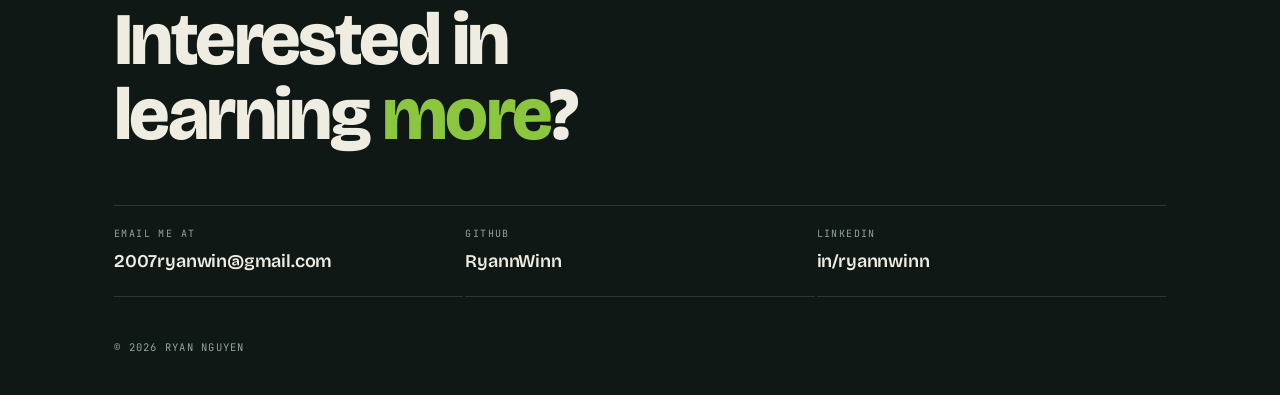
<file: software.html>
<!DOCTYPE html>
<html lang="en">
<head>
<meta charset="utf-8">
<meta name="viewport" content="width=device-width, initial-scale=1">
<title>Ryan Nguyen's Portfolio — Computer Science Student</title>
<meta name="description" content="Ryan Nguyen, a computer science student at the University of Connecticut. Shows Python and AI projects plus social media marketing and advertising work.">
<link rel="preconnect" href="https://fonts.googleapis.com">
<link rel="preconnect" href="https://fonts.gstatic.com" crossorigin>
<link href="https://fonts.googleapis.com/css2?family=Bricolage+Grotesque:opsz,wght@12..96,400;12..96,600;12..96,800&family=Instrument+Sans:wght@400;500;600&family=JetBrains+Mono:wght@400;500;700&display=swap" rel="stylesheet">
<link rel="stylesheet" href="css/styles.css">
</head>
<body>
<header class="subpage-nav">
  <div class="wrap">
    <a class="back-link" href="index.html">
      <span aria-hidden="true">←</span>
      Back to portfolio
    </a>
  </div>
</header>

<!-- ================= EXPERIENCE ================= -->
<section class="sec" id="experience">
  <div class="wrap">
    <div class="sec-head rv">
      <span class="sec-code">B</span>
      <h2>More Software Projects</h2>
      <svg class="squiggle" viewBox="0 0 300 20" preserveAspectRatio="none"><path d="M0,10 C25,2 50,18 75,10 S125,2 150,10 S200,18 225,10 S275,2 300,10"/></svg>
    </div>
    <article class="job rv">
      <span class="code">B4</span>
      <div>
        <h3><a href="https://github.com/RyannWinn/ai201-project3-takemeter">Takemeter — r/nba Post Classifier</a></h3>
    <p class="org">AI201 Applications of AI Engineering</p>
    <div class="takemeter-content">
      <ul>
        <li>
          A natural language processing text classifier built to categorize
          Reddit posts from r/nba into four types: analysis, hot_take,
          reaction, and rumors_news.
        </li>
        <li>
          Contains 221 hand-labeled examples modeled after real r/nba posts
          and slang from 2019–2025, with 17 flagged edge cases.
        </li>
        <li>
          DistilBERT struggled heavily with the hot_take category,
          misclassifying 44% of errors as rumor_news. It relied on
          surface-level cues and didn't detect underlying intent.
        </li>
        <div class="chips"><span class="chip">Python</span><span class="chip">Hugging Face</span><span class="chip">PyTorch</span><span class="chip">Groq</span></div>
      </ul>
      <iframe
        src="https://www.youtube.com/embed/mya1v4tqCjs"
        title="Takemeter demo video"
        allow="accelerometer; autoplay; clipboard-write; encrypted-media; gyroscope; picture-in-picture; web-share"
        referrerpolicy="strict-origin-when-cross-origin"
        allowfullscreen>
      </iframe>
    </div>
  </div>
</article>

 <article class="job rv">
      <span class="code">B5</span>
      <div>
        <h3><a href="https://colab.research.google.com/drive/1j9VhMwhjPaUyTrsarhDr39p58P1sUouB?usp=sharing">Emotion Detection Tool</a></h3>
    <p class="org">Fairfield University AI Summer Program</p>
    <div class="takemeter-content">
      <ul>
        <li>
          Performs facial emotion detection and demographic analysis using pre-trained
          computer vision and deep learning packages in Google Colab.
        </li>
        <li>
          Detects human faces in static images and predicts facial emotions such as happy, fear, and sad. It also
          detects demographic attributes such as age, gender, and race.
        </li>
        <li>
          Uses deepface library for facial attribute analysis including emotion classification, gender prediction,
          age estimation, and race estimation.
        </li>
        <div class="chips"><span class="chip">Python</span><span class="chip">DeepFace</span><span class="chip">FER</span><span class="chip">Matplotlib</span></div>
      </ul>
      <figure class="cert rv" data-zoom>
      <div class="frame">
        <img src="images/Screenshot 2026-09-08 at 8.10.19 PM.png" alt="Shows picture of two guys with different emotions. Program detects emotions." loading="lazy">
      <figcaption class="cap"><span class="t">Two people showing different emotions to test if the program can detect them.</span></figcaption>
      </div>
      </figure>
    </div>
  </div>
</article>

 <article class="job rv">
      <span class="code">B6</span>
      <div>
        <h3><a href="https://colab.research.google.com/drive/1EgjAPFk5hsAFMYLKhCRAkbvIHvTWVqa-?usp=sharing">Spam Detection Tool</a></h3>
    <p class="org">Fairfield University AI Summer Program</p>
    <div class="takemeter-content">
      <ul>
        <li>
          Implemented a classical SMS/Text Spam Detection Classifier in Python using scikit-learn and classifies incoming text 
          messages as either spam (1) or legitimate (0).
        </li>
        <li>
          Loads a dataset of text messages via pandas and maps the string target labels into binary indicators. It splits the data into training
          and test sets using train_test_split to evaluate performance on unseen text.
        </li>
        <li>
          Evaluates test-set accuracy and runs inference on custom sample messages. It also trains a Multinomial Naive Bayes classifier,
          a standard highly efficient probabilistic algorithm.
        </li>
        <div class="chips"><span class="chip">Python</span><span class="chip">scikit-learn</span><span class="chip">numpy</span><span class="chip">seaborn</span></div>
      </ul>
      <figure class="cert rv" data-zoom>
      <div class="frame">
        <img src="images/Screenshot 2026-09-08 at 8.43.47 PM.png" alt="Shows screenshot of the output of three different prompts and determines if its spam or not." loading="lazy">
      <figcaption class="cap"><span class="t">A screenshot of the output of three different prompts and determines if its spam or not.</span></figcaption>
      </div>
      </figure>
    </div>
  </div>
</article>
</section>

<!-- ================= FOOTER ================= -->
<footer class="foot" id="contact">
  <div class="wrap">
    <h2 class="rv">Interested in learning <em>more</em>?</h2>
    <div class="foot-links rv">
      <a href="mailto:2007ryanwin@gmail.com"><small>Email me at</small><b>2007ryanwin@gmail.com</b></a>
      <a href="https://github.com/ryannwinn" target="_blank" rel="noopener"><small>GitHub</small><b>RyannWinn</b></a>
      <a href="https://linkedin.com/in/ryannwinn/" target="_blank" rel="noopener"><small>LinkedIn</small><b>in/ryannwinn</b></a>
    </div>
    <div class="foot-bot">
      <span>© 2026 Ryan Nguyen</span>
    </div>
  </div>
</footer>

<div class="lb" id="lb" role="dialog" aria-modal="true" aria-label="Enlarged image">
  <button class="lb-close" id="lbclose">Close ✕</button>
  <img id="lbimg" alt="">
</div>

<script src="js/script.js"></script>
</body>
</html>
</file>
<file: css/styles.css>
:root{
  --paper:#F2F0E6;
  --paper-2:#FCFBF6;
  --ink:#14201A;
  --forest:#2E5A31;
  --leaf:#8CC63F;
  --hot:#FF3D8B;
  --muted:#6B7A6F;
  --rule:rgba(20,32,26,.14);
  --dark:#101815;
  --dark-2:#18231F;
  --dark-text:#EFEDE2;
  --dark-muted:#94A498;
  --dark-rule:rgba(239,237,226,.14);
  --display:'Bricolage Grotesque','Segoe UI',system-ui,sans-serif;
  --body:'Instrument Sans',system-ui,-apple-system,sans-serif;
  --mono:'JetBrains Mono',ui-monospace,'SF Mono',Menlo,monospace;
  --pad:clamp(20px,5vw,64px);
  --maxw:1180px;
}
*{box-sizing:border-box}
html{scroll-behavior:smooth}
body{
  margin:0;background:var(--paper);color:var(--ink);
  font-family:var(--body);font-size:17px;line-height:1.6;
  -webkit-font-smoothing:antialiased;overflow-x:hidden;
}
img{max-width:100%;display:block}
a{color:inherit}
h1,h2,h3{font-family:var(--display);font-weight:800;margin:0;line-height:1.02;letter-spacing:-.02em}
.wrap{max-width:var(--maxw);margin:0 auto;padding:0 var(--pad)}
.mono{font-family:var(--mono);font-size:11px;letter-spacing:.14em;text-transform:uppercase;font-weight:500}

/* ---------- nav ---------- */
.nav{
  position:fixed;top:0;left:0;right:0;z-index:60;
  background:rgba(242,240,230,.82);backdrop-filter:blur(14px);
  border-bottom:1px solid var(--rule);
  transition:background .4s ease,border-color .4s ease,color .4s ease;
}
.nav.on-dark{background:rgba(16,24,21,.8);border-bottom-color:var(--dark-rule);color:var(--dark-text)}
.nav-in{max-width:var(--maxw);margin:0 auto;padding:0 var(--pad);height:58px;display:flex;align-items:center;gap:22px}
.brand{font-family:var(--display);font-weight:800;font-size:19px;letter-spacing:-.03em;text-decoration:none;flex:none}
.brand i{font-style:normal;color:var(--leaf)}
.nav-links{display:flex;gap:2px;list-style:none;margin:0;padding:0;flex:1;overflow-x:auto;scrollbar-width:none}
.nav-links::-webkit-scrollbar{display:none}
.nav-links a{
  display:flex;align-items:baseline;gap:6px;text-decoration:none;padding:6px 10px;border-radius:99px;
  font-family:var(--mono);font-size:11px;letter-spacing:.1em;text-transform:uppercase;color:var(--muted);
  white-space:nowrap;transition:color .25s,background .25s;
}
.nav.on-dark .nav-links a{color:var(--dark-muted)}
.nav-links a b{font-weight:700;color:var(--forest);transition:color .25s}
.nav.on-dark .nav-links a b{color:var(--leaf)}
.nav-links a:hover{color:var(--ink)}
.nav.on-dark .nav-links a:hover{color:var(--dark-text)}
.nav-links a.active{background:rgba(46,90,49,.1);color:var(--ink)}
.nav.on-dark .nav-links a.active{background:rgba(140,198,63,.14);color:var(--dark-text)}
.nav-cta {
  position: relative;
  display: inline-flex;
  align-items: center;
  gap: 8px;
  overflow: hidden;
  flex: none;
  padding: 7px 14px;

  border: 1px solid var(--ink);
  border-radius: 99px;

  color: var(--ink);
  text-decoration: none;
  font-family: var(--mono);
  font-size: 11px;
  letter-spacing: .12em;
  text-transform: uppercase;

  transition:
    color .3s ease,
    background .3s ease,
    border-color .3s ease;
}

.paper-plane {
  width: 15px;
  height: 15px;
  flex: none;
  fill: none;
  stroke: currentColor;
  stroke-width: 1.7;
  stroke-linecap: round;
  stroke-linejoin: round;
  transition: transform .45s cubic-bezier(.2,.8,.3,1);
}

.nav-cta:hover {
  background: var(--ink);
  color: var(--paper);
}

.nav-cta:hover .paper-plane {
  animation: plane-flight .7s cubic-bezier(.2,.8,.3,1);
}

.nav.on-dark .nav-cta {
  color: var(--dark-text);
  border-color: var(--dark-text);
}

.nav.on-dark .nav-cta:hover {
  background: var(--dark-text);
  color: var(--dark);
}

@keyframes plane-flight {
  0% {
    transform: translate(0, 0) rotate(0);
    opacity: 1;
  }

  45% {
    transform: translate(22px, -18px) rotate(10deg);
    opacity: 0;
  }

  46% {
    transform: translate(-14px, 12px) rotate(10deg);
    opacity: 0;
  }

  100% {
    transform: translate(0, 0) rotate(0);
    opacity: 1;
  }
}

@media (prefers-reduced-motion: reduce) {
  .nav-cta:hover .paper-plane {
    animation: none;
    transform: translateX(3px);
  }
}
.nav-cta:hover{background:var(--ink);color:var(--paper)}
.nav.on-dark .nav-cta{border-color:var(--dark-text)}
.nav.on-dark .nav-cta:hover{background:var(--dark-text);color:var(--dark)}

/* ---------- section scaffold ---------- */
.sec{padding:clamp(72px,10vw,132px) 0;position:relative}
.sec-head{display:flex;align-items:center;flex-wrap:wrap;gap:10px 16px;margin-bottom:44px}
.sec-code{
  font-family:var(--mono);font-weight:700;font-size:12px;letter-spacing:.1em;
  width:30px;height:30px;flex:none;display:grid;place-items:center;border-radius:50%;
  border:1.5px solid var(--forest);color:var(--forest);
}
.sec-head h2{font-size:clamp(26px,4.4vw,44px);flex:0 1 auto}
.squiggle{flex:1 1 90px;height:20px;min-width:0;overflow:visible}
.squiggle path{fill:none;stroke:var(--leaf);stroke-width:2.5;vector-effect:non-scaling-stroke;
  stroke-dasharray:1000;stroke-dashoffset:1000;transition:stroke-dashoffset 1.4s cubic-bezier(.2,.7,.3,1)}
.in .squiggle path{stroke-dashoffset:0}
.sec-note{font-family:var(--mono);font-size:11px;letter-spacing:.12em;text-transform:uppercase;color:var(--muted);flex:none}

/* ---------- hero ---------- */
.hero {
padding:clamp(82px, 11vh, 118px) 0 30px;position:relative;overflow:hidden}
#profile {
  padding-top:90px;
}
.hero-grid{display:grid;grid-template-columns:1.5fr .74fr;gap:clamp(28px,5vw,64px);align-items:end}
.eyebrow{display:flex;align-items:center;gap:10px;color:var(--forest);margin-bottom:22px}
.eyebrow .dot{width:7px;height:7px;border-radius:50%;background:var(--leaf);flex:none}
h1{font-size:clamp(33px,5.3vw,66px);letter-spacing:-.035em;line-height:1.0}
h1 .ln{display:block;overflow:hidden}
h1 .ln span{display:block;transform:translateY(105%)}
h1 em{font-style:normal;color:var(--forest);position:relative;white-space:nowrap}
h1 em.hot{color:var(--hot)}
.hero-sub{max-width:44ch;margin:26px 0 0;color:#3B4A40;font-size:clamp(16px,1.5vw,18.5px)}
.hero-cta{display:flex;flex-wrap:wrap;gap:12px;margin-top:30px}
.btn{
  display:inline-flex;align-items:center;gap:9px;text-decoration:none;
  font-family:var(--mono);font-size:11.5px;letter-spacing:.12em;text-transform:uppercase;
  padding:13px 20px;border-radius:99px;border:1.5px solid var(--ink);transition:.25s ease;
}
.btn.solid{background:var(--ink);color:var(--paper)}
.btn.solid:hover{background:var(--forest);border-color:var(--forest)}
.btn.ghost:hover{background:var(--ink);color:var(--paper)}
.btn svg{width:13px;height:13px;flex:none}
.portrait{position:relative}
.portrait figure{margin:0;border:1px solid var(--rule);background:var(--paper-2);padding:10px;border-radius:6px}
.portrait img{border-radius:3px;filter:saturate(.96)}
.portrait figcaption{display:flex;justify-content:space-between;gap:10px;padding:9px 2px 1px;color:var(--muted)}
.hero-stats{
  display:grid;grid-template-columns:repeat(4,1fr);gap:0;margin-top:clamp(48px,7vw,80px);
  border-top:1px solid var(--rule);
}
.hero-stats div {padding: 24px 22px;border-right: 1px solid var(--rule);
}
.hero-stats div:last-child{border-right:0}
.hero-stats dt{font-family:var(--mono);font-size:10.5px;letter-spacing:.14em;text-transform:uppercase;color:var(--muted);margin:0 0 6px}
.hero-stats dd{margin:0;font-family:var(--display);font-weight:600;font-size:clamp(15px,1.7vw,19px);letter-spacing:-.01em}

/* ---------- about ---------- */
.about-grid{display:grid;grid-template-columns:1.25fr .85fr;gap:clamp(28px,6vw,72px)}
.lede{font-family:var(--display);font-weight:400;font-size:clamp(21px,2.6vw,29px);line-height:1.32;letter-spacing:-.02em;margin:0 0 22px}
.about-grid p{margin:0 0 16px;color:#3B4A40}
.facts{border-top:1.5px solid var(--ink);padding-top:14px}
.facts dl{display:grid;grid-template-columns:auto 1fr;gap:0;margin:0}
.facts dt{font-family:var(--mono);font-size:10.5px;letter-spacing:.13em;text-transform:uppercase;color:var(--muted);padding:11px 18px 11px 0;border-bottom:1px solid var(--rule)}
.facts dd{margin:0;padding:11px 0;border-bottom:1px solid var(--rule);text-align:right;font-weight:500;font-size:15px}

/* ---------- dark band (software) ---------- */
.band{background:var(--dark);color:var(--dark-text);position:relative}
.band::before{
  content:"";position:absolute;inset:0;pointer-events:none;
  background:radial-gradient(70% 45% at 15% 0%,rgba(140,198,63,.11),transparent 70%);
}
.band .sec-code{border-color:var(--leaf);color:var(--leaf)}
.band .sec-note{color:var(--dark-muted)}
.proj{border-top:1px solid var(--dark-rule);padding:44px 0;position:relative}
.proj:last-of-type{border-bottom:1px solid var(--dark-rule)}
.proj-head{display:flex;align-items:baseline;gap:14px;flex-wrap:wrap;margin-bottom:8px}
.code{
  font-family:var(--mono);font-weight:700;font-size:13px;letter-spacing:.06em;color:var(--leaf);
  flex:none;transition:transform .3s ease;
}
.proj-head h3{font-size:clamp(24px,3.4vw,34px);letter-spacing:-.025em}
.star{color:var(--leaf);font-size:11px;transform:translateY(-4px)}
.proj-meta{margin-left:auto;font-family:var(--mono);font-size:11px;letter-spacing:.12em;text-transform:uppercase;color:var(--dark-muted)}
.proj-body{display:grid;min-width:0;grid-template-columns:1fr 1.05fr;gap:clamp(24px,4vw,52px);align-items:start;margin-top:20px}
.proj-body p{margin:0 0 18px;color:#C3CDC5;font-size:16.5px}
.bul{list-style:none;margin:0;padding:0;display:grid;gap:11px}
.bul li{position:relative;padding-left:20px;font-size:15.5px;color:#C3CDC5}
.bul li::before{content:"";position:absolute;left:0;top:9px;width:7px;height:7px;background:var(--leaf);border-radius:1px;transform:rotate(45deg)}
.tags{display:flex;flex-wrap:wrap;gap:7px;margin-top:22px}
.tag{font-family:var(--mono);font-size:10.5px;letter-spacing:.1em;text-transform:uppercase;
  border:1px solid var(--dark-rule);border-radius:99px;padding:5px 11px;color:var(--dark-muted)}
.shots{display:grid;gap:12px}
.shot{margin:0;border:1px solid var(--dark-rule);border-radius:8px;overflow:hidden;background:var(--dark-2);cursor:zoom-in}
.shot img{transition:transform .6s cubic-bezier(.2,.7,.3,1)}
.shot:hover img{transform:scale(1.025)}
.shot figcaption{font-family:var(--mono);font-size:10px;letter-spacing:.12em;text-transform:uppercase;color:var(--dark-muted);padding:9px 12px;border-top:1px solid var(--dark-rule)}
.diagram{
  max-width:100%;font-family:var(--mono);font-size:12.5px;line-height:1.85;color:#C3CDC5;white-space:pre;overflow-x:auto;
  background:var(--dark-2);border:1px solid var(--dark-rule);border-radius:8px;padding:20px 22px;margin:0;
}
.diagram b{color:var(--leaf);font-weight:500}

/* ---------- brand / content ---------- */
.gal{display:grid;grid-template-columns:repeat(6,1fr);gap:clamp(14px,2vw,22px)}
.item{grid-column:span 2;margin:0}
.item.wide{grid-column:span 6}
.item.half{grid-column:span 3}
.item .frame{
  border:1px solid var(--rule);background:var(--paper-2);border-radius:6px;overflow:hidden;position:relative;cursor:zoom-in;
}
.item .frame img,.item .frame video{width:100%;transition:transform .7s cubic-bezier(.2,.7,.3,1)}
.item .frame:hover img{transform:scale(1.03)}
.item .frame::after{
  content:"";position:absolute;inset:0;box-shadow:inset 0 0 0 0 var(--hot);transition:box-shadow .3s
}
.item .frame:hover::after{box-shadow:inset 0 0 0 2px var(--hot)}
.item.video .frame{cursor:default}
.cap{display:flex;align-items:baseline;gap:10px;padding:11px 2px 0}
.cap .c{font-family:var(--mono);font-weight:700;font-size:11px;color:var(--hot);flex:none;letter-spacing:.06em}
.cap .t{font-weight:600;font-size:15px;letter-spacing:-.01em}
.cap .m{margin-left:auto;font-family:var(--mono);font-size:10px;letter-spacing:.12em;text-transform:uppercase;color:var(--muted);text-align:right;flex:none}
.legend{display:flex;align-items:center;gap:9px;margin-top:30px;color:var(--muted);font-family:var(--mono);font-size:10.5px;letter-spacing:.12em;text-transform:uppercase}
.legend b{color:var(--forest)}

/* ---------- skills ---------- */
#skills {
  scroll-margin-top: 100px;
}
.skill-grid{display:grid;grid-template-columns:1.1fr .9fr;gap:clamp(28px,5vw,56px);align-items:start}
.srow{border-top:1px solid var(--rule);padding:20px 0}
.srow:last-child{border-bottom:1px solid var(--rule)}
.srow h4{margin:0 0 12px;font-family:var(--mono);font-size:10.5px;letter-spacing:.14em;text-transform:uppercase;color:var(--muted);font-weight:500}
.chips{display:flex;flex-wrap:wrap;gap:8px}
.chip{font-family:var(--mono);font-size:11.5px;letter-spacing:.04em;border:1px solid var(--rule);
  background:var(--paper-2);border-radius:99px;padding:7px 13px;transition:.25s}
.chip:hover{border-color:var(--forest);color:var(--forest);transform:translateY(-2px)}
.cert{margin:0}
.cert .frame{border:1px solid var(--rule);border-radius:6px;overflow:hidden;background:var(--paper-2);cursor:zoom-in}

/* ---------- footer ---------- */
.foot{background:var(--dark);color:var(--dark-text);padding:clamp(64px,9vw,110px) 0 40px}
.foot h2{font-size:clamp(34px,6.6vw,74px);letter-spacing:-.035em;max-width:14ch}
.foot h2 em{font-style:normal;color:var(--leaf)}
.foot-links{display:grid;grid-template-columns:repeat(auto-fit,minmax(170px,1fr));gap:2px;margin-top:52px;
  border-top:1px solid var(--dark-rule)}
.foot-links a{
  display:flex;flex-direction:column;gap:5px;text-decoration:none;padding:20px 20px 20px 0;
  border-bottom:1px solid var(--dark-rule);transition:.3s;position:relative
}
.foot-links a small{font-family:var(--mono);font-size:10px;letter-spacing:.14em;text-transform:uppercase;color:var(--dark-muted)}
.foot-links a b{font-family:var(--display);font-weight:600;font-size:18px;letter-spacing:-.01em;transition:.3s}
.foot-links a:hover b{color:var(--leaf);transform:translateX(5px)}
.foot-bot{display:flex;justify-content:space-between;gap:16px;flex-wrap:wrap;margin-top:42px;color:var(--dark-muted);
  font-family:var(--mono);font-size:10.5px;letter-spacing:.12em;text-transform:uppercase}

/* ---------- experience ---------- */
#experience {
  padding-top: 90px;
}
.job{display:grid;grid-template-columns:auto 1fr auto;gap:20px;align-items:baseline;
  border-top:1px solid var(--rule);padding:30px 0}
.job:last-child{border-bottom:1px solid var(--rule)}
.job .code{color:var(--forest)}
.job h3{font-size:clamp(20px,2.6vw,26px);letter-spacing:-.02em}
.job .org{font-family:var(--mono);font-size:11px;letter-spacing:.12em;text-transform:uppercase;color:var(--forest);margin-top:7px}
.job .when{font-family:var(--mono);font-size:11px;letter-spacing:.1em;text-transform:uppercase;color:var(--muted);text-align:right;white-space:nowrap}
.job ul{list-style:none;margin:14px 0 0;padding:0;display:grid;gap:9px;max-width:62ch}
.job li{position:relative;padding-left:18px;font-size:15.5px;color:#3B4A40}
.job li::before{content:"";position:absolute;left:0;top:9px;width:6px;height:6px;border-radius:50%;background:var(--leaf)}

/* ---------- lightbox ---------- */
.lb{position:fixed;inset:0;z-index:100;background:rgba(12,18,15,.94);display:none;place-items:center;padding:24px;cursor:zoom-out}
.lb.open{display:grid}
.lb img{max-width:min(1300px,96vw);max-height:92vh;width:auto;border-radius:4px;
  animation:pop .45s cubic-bezier(.2,.8,.3,1)}
.lb-close{position:absolute;top:18px;right:22px;color:#EFEDE2;font-family:var(--mono);font-size:11px;letter-spacing:.14em;
  border:1px solid rgba(239,237,226,.35);border-radius:99px;padding:8px 14px;background:none;cursor:pointer}
@keyframes pop{from{opacity:0;transform:scale(.97)}to{opacity:1;transform:none}}

/* ---------- reveal ---------- */
.rv{opacity:0;transform:translateY(20px);transition:opacity .8s cubic-bezier(.2,.7,.3,1),transform .8s cubic-bezier(.2,.7,.3,1)}
.rv.in{opacity:1;transform:none}
:focus-visible{outline:2.5px solid var(--hot);outline-offset:3px;border-radius:2px}

/* ---------- load sequence ---------- */
.pl h1 .ln span{transform:translateY(105%);transition:transform 1s cubic-bezier(.2,.8,.25,1)}
.pl.go h1 .ln span{transform:none}
.pl .eyebrow,.pl .hero-sub,.pl .hero-cta,.pl .hero-stats,.pl .portrait{opacity:0;transform:translateY(16px);
  transition:opacity .9s ease,transform .9s cubic-bezier(.2,.7,.3,1)}
.pl.go .eyebrow,.pl.go .hero-sub,.pl.go .hero-cta,.pl.go .hero-stats,.pl.go .portrait{opacity:1;transform:none}
.pl.go .eyebrow{transition-delay:.05s}
.pl.go h1 .ln:nth-child(1) span{transition-delay:.16s}
.pl.go h1 .ln:nth-child(2) span{transition-delay:.26s}
.pl.go h1 .ln:nth-child(3) span{transition-delay:.36s}
.pl.go .hero-sub{transition-delay:.5s}
.pl.go .hero-cta{transition-delay:.6s}
.pl.go .portrait{transition-delay:.42s}
.pl.go .hero-stats{transition-delay:.72s}

@media (max-width:900px){
  .hero-grid{grid-template-columns:1fr}
  .portrait{max-width:320px;order:-1}
  .hero-stats{grid-template-columns:1fr 1fr}
  .hero-stats div{border-bottom:1px solid var(--rule);padding-bottom:16px}
  .hero-stats div:nth-child(2n){border-right:0}
  .about-grid,.proj-body,.skill-grid,.res-grid{grid-template-columns:1fr}
  .item,.item.half{grid-column:span 3}
  .job{grid-template-columns:auto 1fr;row-gap:6px}
  .job .when{grid-column:2;text-align:left;order:3}
  .res-doc{max-width:330px}
}
@media (max-width:560px){
  body{font-size:16px}
  .item,.item.half,.item.wide{grid-column:span 6}
  .nav-cta{display:none}
  .sec-note{display:none}
}
@media (prefers-reduced-motion:reduce){
  html{scroll-behavior:auto}
  *,*::before,*::after{transition-duration:.01ms!important;animation-duration:.01ms!important}
  .rv{opacity:1;transform:none}
  .pl h1 .ln span{transform:none}
  .pl .eyebrow,.pl .hero-sub,.pl .hero-cta,.pl .hero-stats,.pl .portrait{opacity:1;transform:none}
  .squiggle path{stroke-dashoffset:0}
}

.section-more {
  display: flex;
  justify-content: center;
  margin-top: 48px;
}

.section-more .btn {
  transition:
    background .25s ease,
    color .25s ease,
    border-color .25s ease,
    transform .25s ease;
}

.section-more .btn:hover {
  transform: translateY(-3px);
}

.section-more .btn span {
  display: inline-block;
  transition: transform .25s ease;
}

.section-more .btn:hover span {
  transform: translate(3px, -3px);
}

/* Software section has a dark background */
.band .section-more .btn {
  color: var(--dark-text);
  border-color: var(--dark-text);
}

.band .section-more .btn:hover {
  color: var(--dark);
  background: var(--leaf);
  border-color: var(--leaf);
}

.subpage-nav {
  padding: 24px 0 0;
}

.back-link {
  display: inline-flex;
  align-items: center;
  gap: 9px;
  color: var(--ink);
  text-decoration: none;
  font-family: var(--mono);
  font-size: 11px;
  font-weight: 500;
  letter-spacing: .12em;
  text-transform: uppercase;
  transition: color .25s ease;
}

.back-link span {
  font-size: 17px;
  transition: transform .25s ease;
}

.back-link:hover {
  color: var(--forest);
}

.back-link:hover span {
  transform: translateX(-4px);
}

.takemeter-content {
  display: grid;
  grid-template-columns: minmax(0, 1.2fr) minmax(380px, 0.8fr);
  align-items: start;
  gap: 40px;
  margin-top: 14px;
}

.takemeter-content ul {
  margin-top: 0;
}

.takemeter-content iframe {
  display: block;
  width: 100%;
  max-width: 480px;
  aspect-ratio: 16 / 9;
  height: auto;
  border: 0;
}

@media (max-width: 900px) {
  .takemeter-content {
    grid-template-columns: 1fr;
  }
}
</file>
